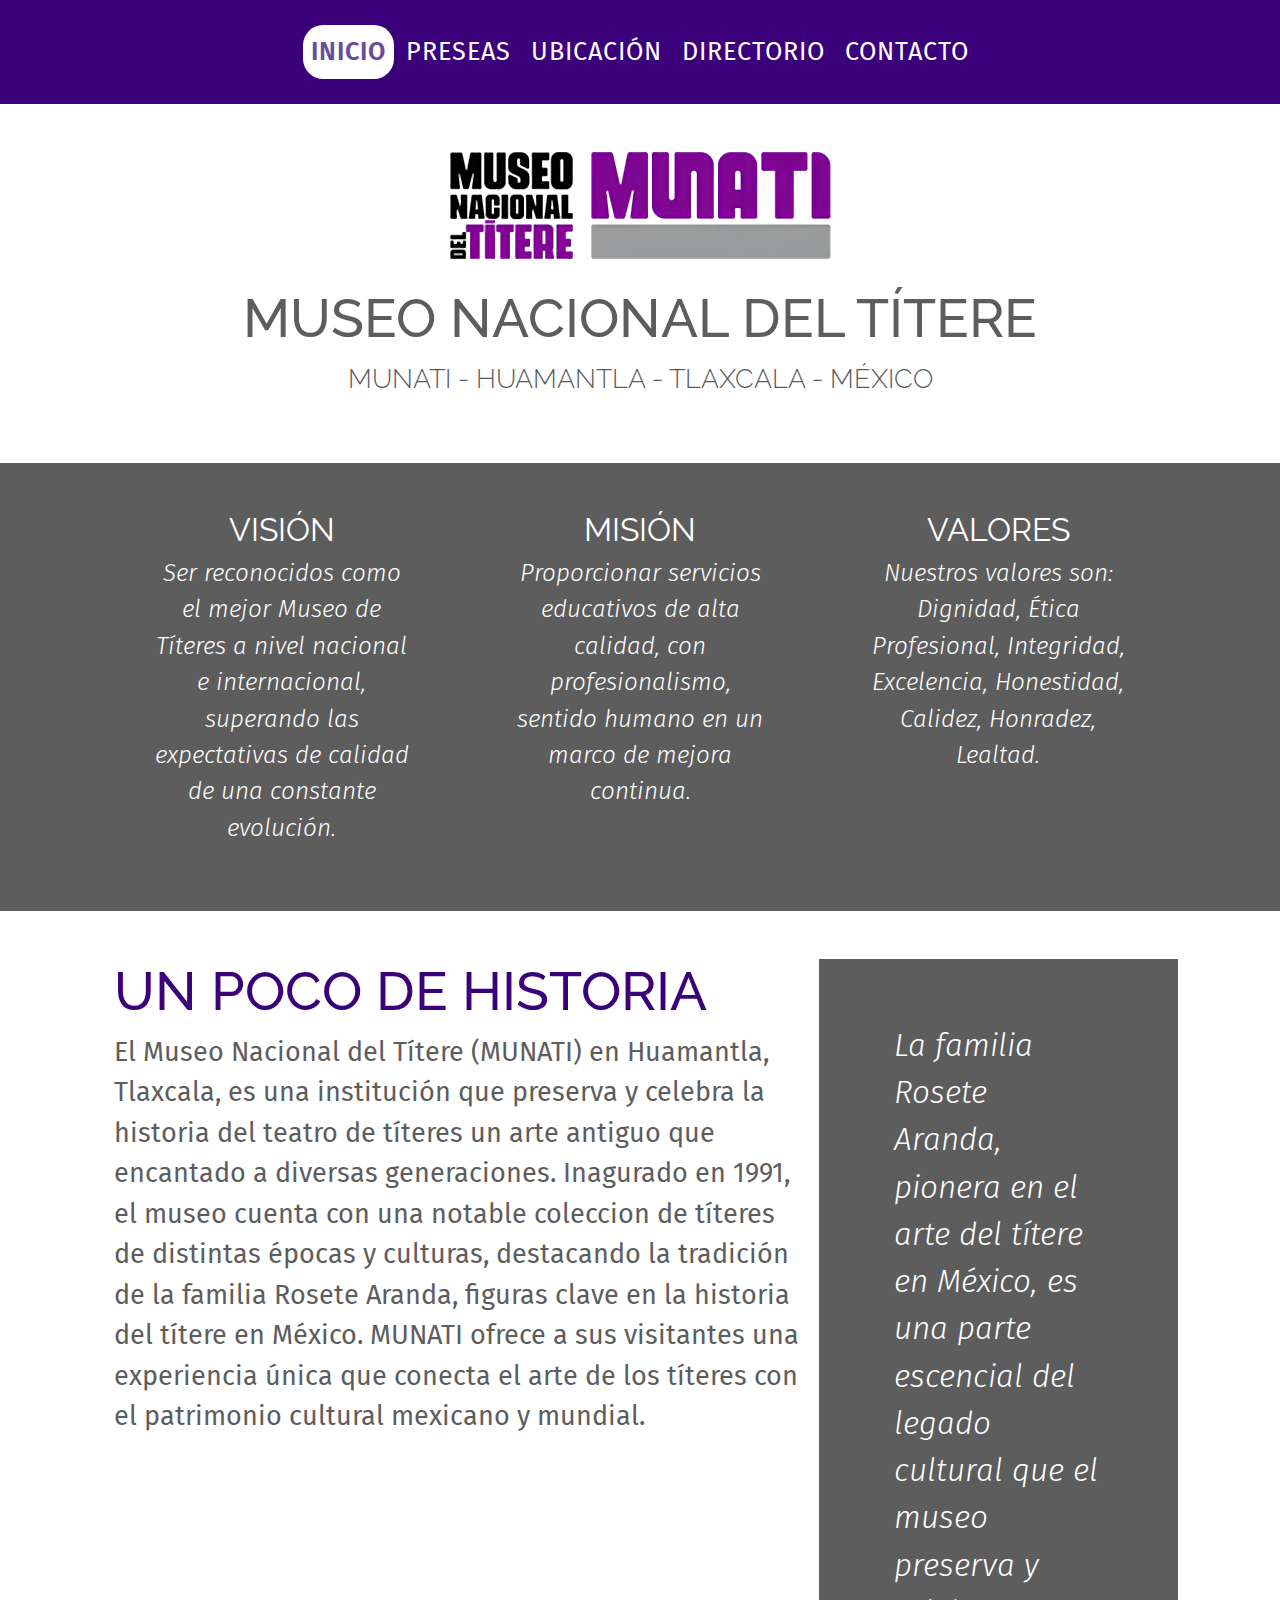
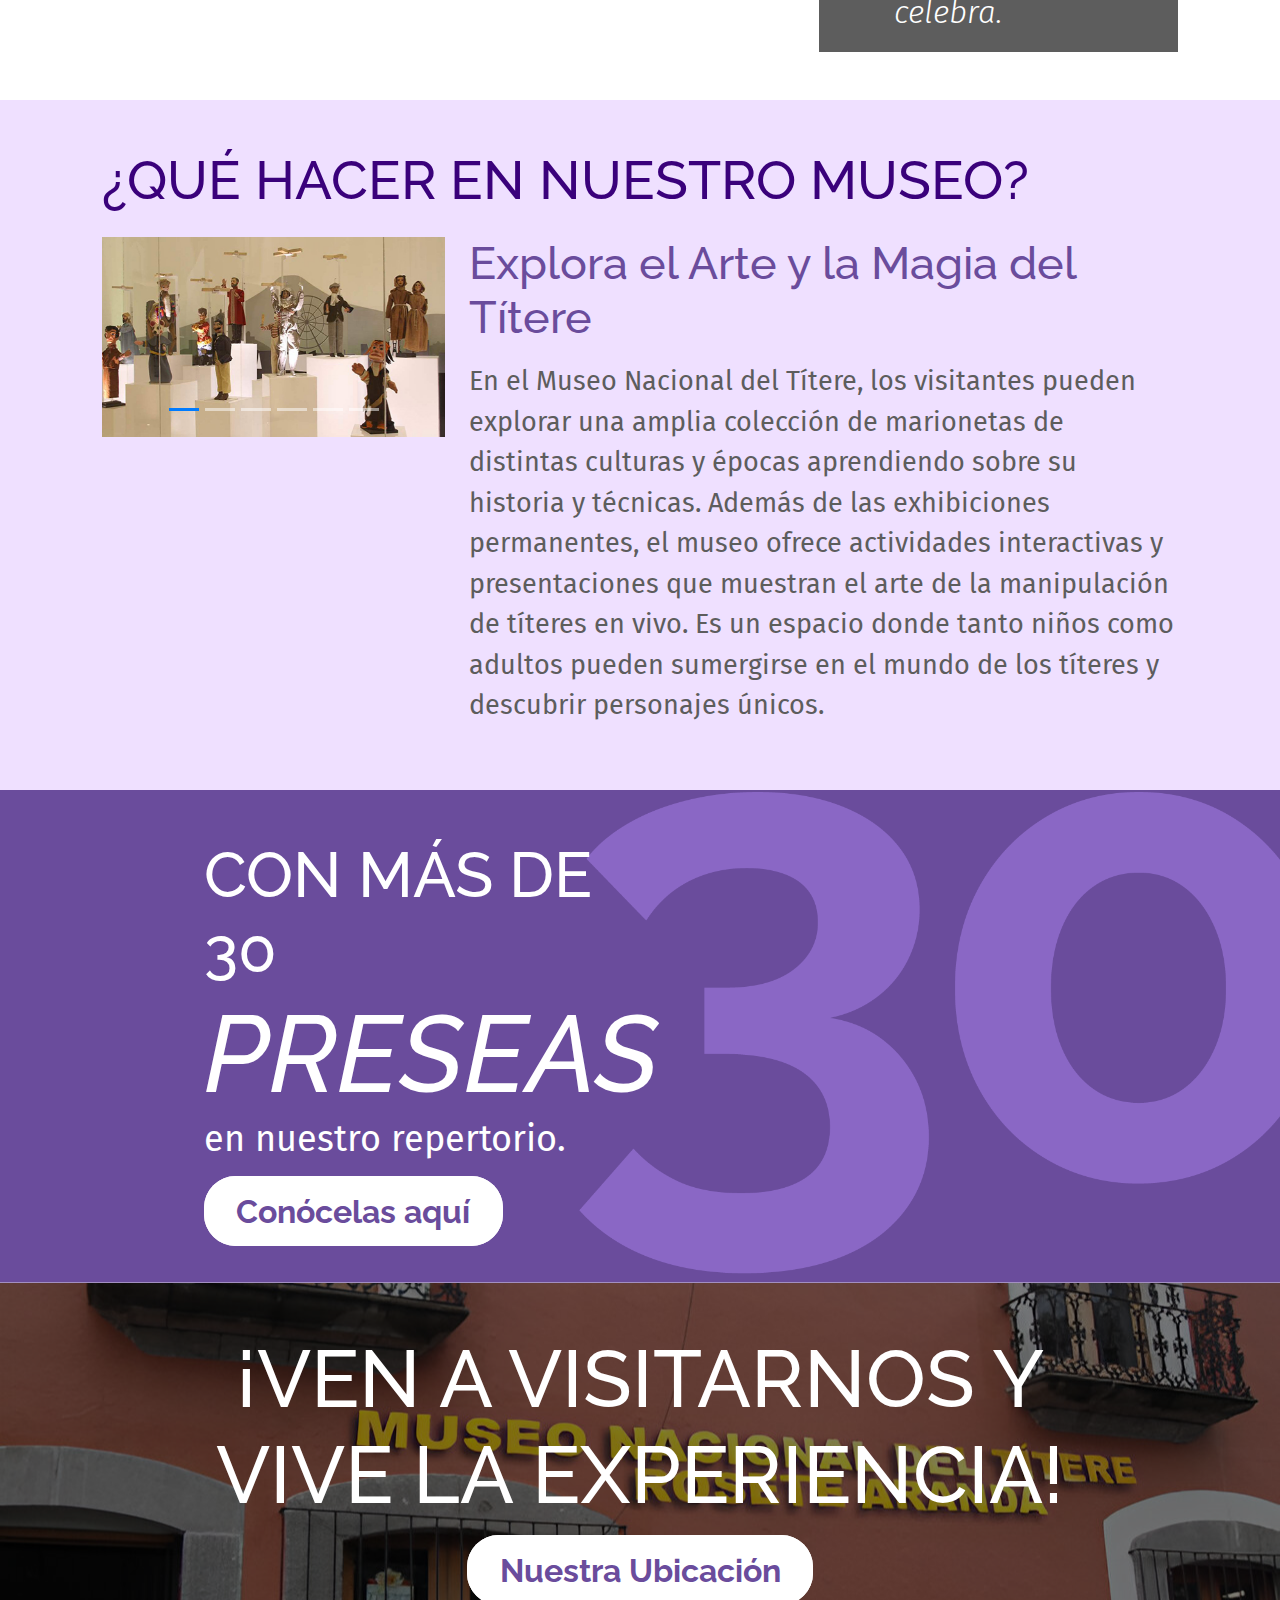
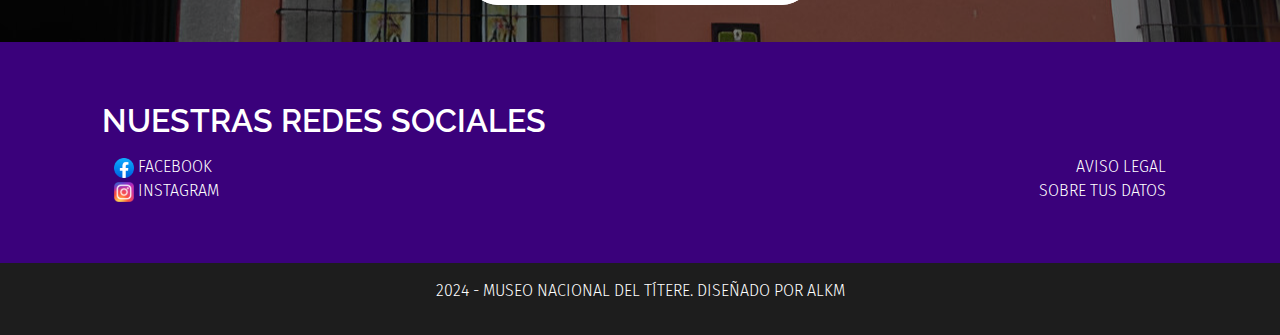
<file: index.html>
<!DOCTYPE html>
<html lang="es">
<head>
    <meta charset="utf-8">
    <meta name="viewport" content="width=device-width, initial-scale=1">
    <title>MUNATI: Museo del Títere</title>
    <!-- Bootstrap CSS -->
    <link href="https://cdn.jsdelivr.net/npm/bootstrap@5.3.0-alpha1/dist/css/bootstrap.min.css" rel="stylesheet">
    <!-- FontAwesome para íconos -->
    <link href="https://cdnjs.cloudflare.com/ajax/libs/font-awesome/6.0.0-beta3/css/all.min.css" rel="stylesheet">
    <!-- Estilos personalizados -->
    <link rel="stylesheet" href="css/styles.css">
    <!-- Tipografía conectada -->
    <link rel="preconnect" href="https://fonts.googleapis.com">
    <link rel="preconnect" href="https://fonts.gstatic.com" crossorigin>
    <link href="https://fonts.googleapis.com/css2?family=Fira+Sans:ital,wght@0,100;0,200;0,300;0,400;0,500;0,600;0,700;0,800;0,900;1,100;1,200;1,300;1,400;1,500;1,600;1,700;1,800;1,900&family=Raleway:ital,wght@0,100..900;1,100..900&display=swap" rel="stylesheet">
    <!-- Biblioteca con animaciones -->
    <link
    rel="stylesheet" href="https://cdnjs.cloudflare.com/ajax/libs/animate.css/4.1.1/animate.min.css"/>
  </head>
  <body>
    <!-- Navbar -->
    <nav class="navbar navbar-expand-lg navbar-custom" id="navbar">
        <div class="container-fluid">
            <button class="navbar-toggler" type="button" data-bs-toggle="collapse" data-bs-target="#navbarNav" aria-controls="navbarNav" aria-expanded="false" aria-label="Toggle navigation">
                <span class="navbar-toggler-icon"></span>
            </button>
            <div class="collapse navbar-collapse" id="navbarNav">
                <ul class="navbar-nav ms-auto">
                    <li class="nav-item">
                        <a class="nav-link active" href="#inicio">INICIO</a>
                    </li>
                    <li class="nav-item">
                        <a class="nav-link" href="html/preseas.html">PRESEAS</a>
                    </li>
                    <li class="nav-item">
                        <a class="nav-link" href="html/ubicacion.html">UBICACIÓN</a>
                    </li>
                    <li class="nav-item">
                        <a class="nav-link" href="html/directorio.html">DIRECTORIO</a>
                    </li>
                    <li class="nav-item">
                        <a class="nav-link" href="html/contacto.html">CONTACTO</a>
                    </li>
                </ul>
            </div>
        </div>
    </nav>

    <!-- Flecha para volver al inicio -->
    <div id="div-totop" class="cmn-divfloat">
    <a href="#" class="btn btn-primary cmn-btncircle">
        <i class="fa fa-arrow-up"></i>
    </a>
    </div>

    <!-- Header -->
    <div class="text-center py-5 header animate__animated animate__fadeInLeft">
        <!-- Imagen de logo centrada -->
        <img src="images/logomunati.png" alt="Logo del Museo" class="img-fluid"> 
        <!-- Texto debajo de la imagen -->
        <h1>MUSEO NACIONAL DEL TÍTERE</h1>
        <p class="text-muted">MUNATI - HUAMANTLA - TLAXCALA - MÉXICO</p>
    </div>
    
    <!-- Sección Valores -->
    <div id="valores" class="container-fluid animate__animated animate__fadeInLeft">
        <div class="row comun">
            <!-- Partes centrales (3 partes iguales) -->
            <div class="col-12 col-lg-4 text-center">
                <div class="textov">
                <h2>VISIÓN</h2>
                <p>Ser reconocidos como el mejor Museo de Títeres a nivel nacional e internacional, superando las expectativas de calidad de una constante evolución.</p>
                </div>
            </div>
            <div class="col-12 col-lg-4 text-center">
                <div class="textov">
                <h2>MISIÓN</h2>
                <p>Proporcionar servicios educativos de alta calidad, con profesionalismo, sentido humano en un marco de mejora continua.</p>
                </div>
            </div>
            <div class="col-12 col-lg-4 text-center">
                <div class="textov">
                <h2>VALORES</h2>
                <p>Nuestros valores son: Dignidad, Ética Profesional, Integridad, Excelencia, Honestidad, Calidez, Honradez, Lealtad.</p>
                </div>
            </div>
        </div>
    </div>
    
    <!-- Sección Historia -->
    <div class="container-fluid historia">
        <div class="row comun">
            <!-- Parte del texto -->
            <div class="col-12 col-lg-8 par">
                <h2>UN POCO DE HISTORIA</h2>
                <p>El Museo Nacional del Títere (MUNATI) en Huamantla, Tlaxcala, es una institución que preserva y celebra la historia del teatro de títeres un arte antiguo que encantado a diversas generaciones.
                    Inagurado en 1991, el museo cuenta con una notable coleccion de títeres de distintas épocas y culturas, destacando la tradición de la familia Rosete Aranda, figuras clave en la historia del
                    títere en México. MUNATI ofrece a sus visitantes una experiencia única que conecta el arte de los títeres con el patrimonio cultural mexicano y mundial.
                </p>
            </div>
            <!-- Frase -->
            <div class="col-12 col-lg-4 frase">
                <div>
                <p>La familia Rosete Aranda, pionera en el arte del títere en México, es una parte escencial del legado cultural que el museo preserva y celebra.</p>
                </div>
            </div>
        </div>
    </div>

<!-- Sección Actividades -->
    <div class="container-fluid museo par">
    <!-- Título grande -->
    <div class="comun">
    <h2 class="mb-4">¿QUÉ HACER EN NUESTRO MUSEO?</h2>
    <div class="row">
        <!-- Carrusel -->
        <div class="col-12 col-lg-4">
            <div id="carouselExample" class="carousel slide" data-bs-ride="carousel" data-bs-interval="3000">
                <!-- Indicadores (puntos) del carrusel -->
                <div class="carousel-indicators">
                    <button type="button" data-bs-target="#carouselExample" data-bs-slide-to="0" class="active" aria-current="true" aria-label="Slide 1"></button>
                    <button type="button" data-bs-target="#carouselExample" data-bs-slide-to="1" aria-label="Slide 2"></button>
                    <button type="button" data-bs-target="#carouselExample" data-bs-slide-to="2" aria-label="Slide 3"></button>
                    <button type="button" data-bs-target="#carouselExample" data-bs-slide-to="3" aria-label="Slide 4"></button>
                    <button type="button" data-bs-target="#carouselExample" data-bs-slide-to="4" aria-label="Slide 5"></button>
                    <button type="button" data-bs-target="#carouselExample" data-bs-slide-to="5" aria-label="Slide 6"></button>
                </div>
                <!-- Imágenes del carrusel -->
                <div class="carousel-inner">
                    <div class="carousel-item active">
                        <img src="images/caru1.jpg" class="d-block w-100" alt="Imagen 1">
                    </div>
                    <div class="carousel-item">
                        <img src="images/caru2.jpg" class="d-block w-100" alt="Imagen 1">
                    </div>
                    <div class="carousel-item">
                        <img src="images/caru3.jpg" class="d-block w-100" alt="Imagen 1">
                    </div>
                    <div class="carousel-item">
                        <img src="images/caru4.jpg" class="d-block w-100" alt="Imagen 1">
                    </div>
                    <div class="carousel-item">
                        <img src="images/caru5.jpg" class="d-block w-100" alt="Imagen 1">
                    </div>
                    <div class="carousel-item">
                        <img src="images/caru6.jpg" class="d-block w-100" alt="Imagen 1">
                    </div>  
                </div>
            </div><br>
        </div>
        <!-- Parte grande con título mediano y párrafo -->
        <div class="col-12 col-lg-8">
            <h3 class="mb-3">Explora el Arte y la Magia del Títere</h3>
            <p>En el Museo Nacional del Títere, los visitantes pueden explorar una amplia
                colección de marionetas de distintas culturas y épocas aprendiendo sobre su
                historia y técnicas. Además de las exhibiciones permanentes, el museo ofrece 
                actividades interactivas y presentaciones que muestran el arte de la manipulación
                de títeres en vivo. Es un espacio donde tanto niños como adultos pueden sumergirse
                en el mundo de los títeres y descubrir personajes únicos.       
            </p>
        </div>
    </div>
</div>
</div>
       
<!-- Parte Preseas -->
<div class="container-fluid preseas">
    <div class="row comun">
        <!-- Parte pequeña izquierda (col-1) -->
        <div class="col-lg-1"></div>
        <!-- Parte grande central (col-5) -->
        <div class="col-lg-5">
            <h1>CON MÁS DE 30</h1>
            <h2>PRESEAS</h2>
            <h3>en nuestro repertorio.</h3>
            <a href="html/preseas.html" class="vinc">Conócelas aquí</a>
        </div>
    </div>
</div>

<!-- Sección Visita -->
<div class="container-fluid visita">
    <div>
        <h1 class="display-1">¡VEN A VISITARNOS Y VIVE LA EXPERIENCIA!</h1>
        <a href="html/ubicacion.html" class="vinc">Nuestra Ubicación</a>
    </div>
</div>
<!-- Sección Redes Sociales -->
<div class="container-fluid rr">
    <h2>NUESTRAS REDES SOCIALES</h2>
    <div class="row comun">
        <div class="col-6">
            <a href="https://www.facebook.com/museonacionaldeltitere/?locale=es_LA" target="_blank">
    		<img src="images/fb.png" width="30" height="30" class="d-inline-block align-top" alt="">
			FACEBOOK
  		</a><br>
		<a href="https://www.instagram.com/munati_oficial/?hl=es" target="_blank">
    		<img src="images/insta.png" width="30" height="30" class="d-inline-block align-top" alt="">
			INSTAGRAM
  		</a>
        </div>
        <div class="col-2">
        </div>
        <div class="col-4">
            <a href="">AVISO LEGAL</a><br>
            <a href="">SOBRE TUS DATOS</a>
        </div>
    </div>
</div>
      <!-- Footer con fondo gris fuerte y texto centrado -->
      <footer>
        <p>2024 - MUSEO NACIONAL DEL TÍTERE. DISEÑADO POR ALKM
        </p>
      </footer>
    <!-- Script del scrolleable -->
    <script>
        (function() {
        //a partir de que punto del scroll vertical de la ventana mostrará el botón
        const ishow = 115
        const $divtop = document.getElementById("div-totop")
        window.addEventListener("scroll", function() {
        if(document.documentElement.scrollTop > ishow){
            $divtop.style.display = "inherit"
        }
        else {
            $divtop.style.display = "none"
        }
        })
        })()
    </script>     
    <!-- Bootstrap JS -->
    <script src="https://cdn.jsdelivr.net/npm/bootstrap@5.3.0-alpha1/dist/js/bootstrap.bundle.min.js"></script>
</body>
</html>
</file>
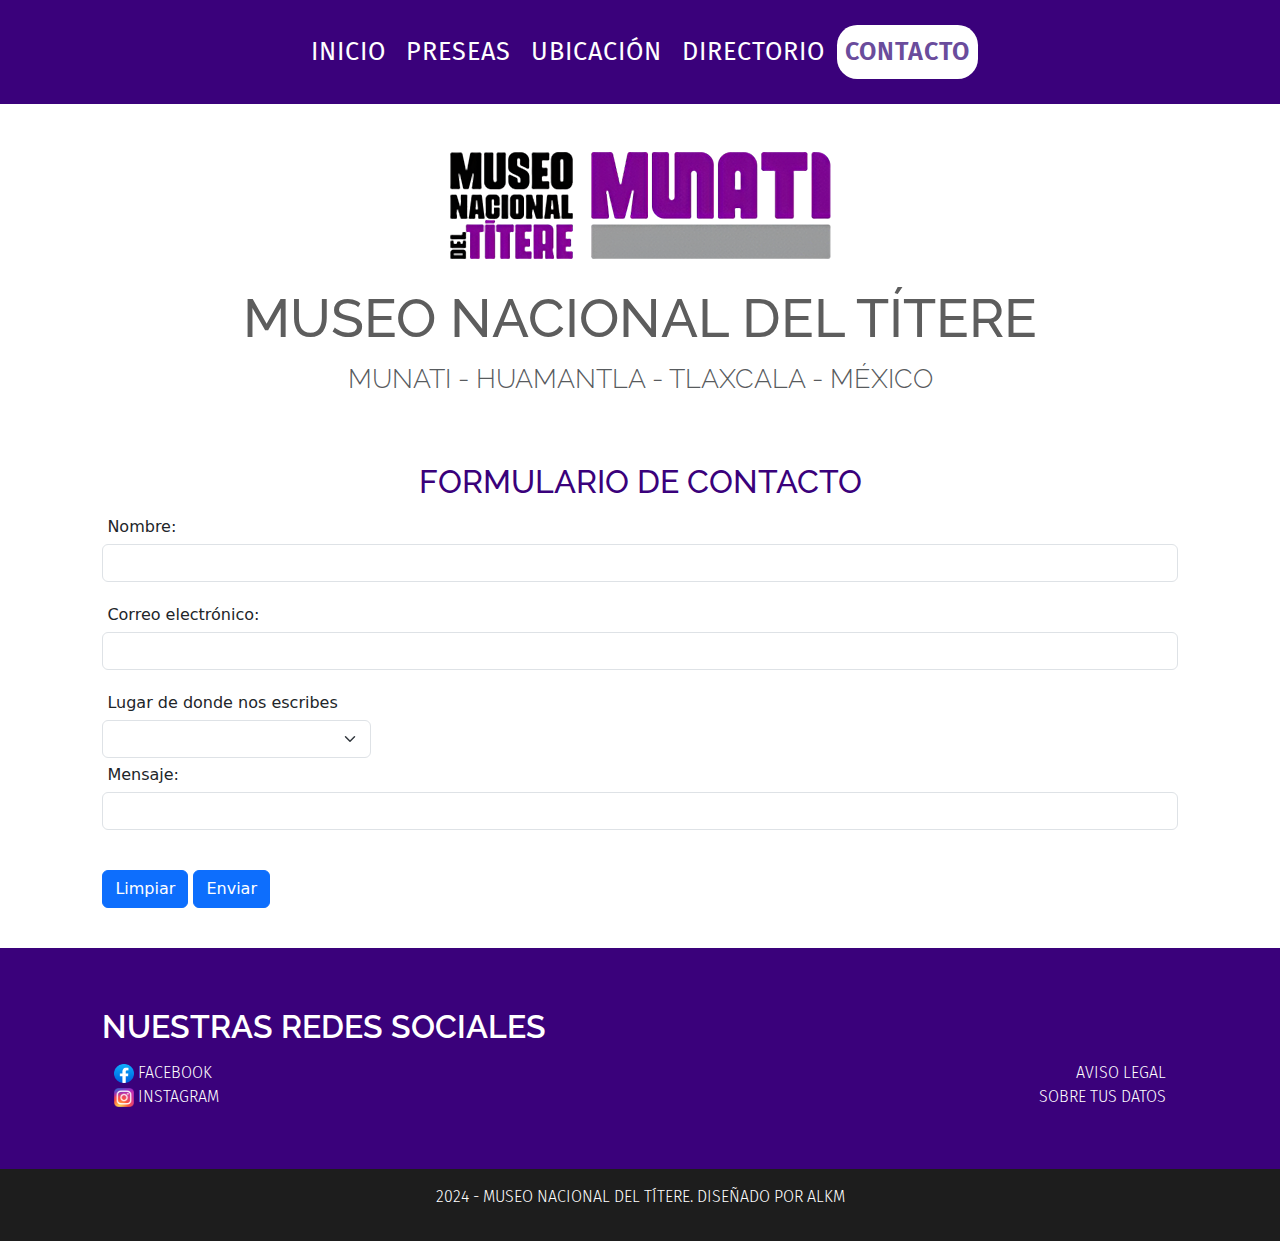
<file: html/contacto.html>
<!DOCTYPE html>
<html lang="en">
  <head>
      <meta charset="utf-8">
      <meta name="viewport" content="width=device-width, initial-scale=1">
      <title>MUNATI: Contacto</title>
      <!-- Bootstrap -->
      <link href="https://cdn.jsdelivr.net/npm/bootstrap@5.3.0-alpha1/dist/css/bootstrap.min.css" rel="stylesheet">
      <link rel="stylesheet" href="../css/formulario.css">
      <link rel="stylesheet" href="../css/styles.css">
      <link rel="stylesheet" href="../css/preseas.css">
      <link rel="preconnect" href="https://fonts.googleapis.com">
      <link rel="preconnect" href="https://fonts.gstatic.com" crossorigin>
      <!-- FontAwesome para íconos -->
    <link href="https://cdnjs.cloudflare.com/ajax/libs/font-awesome/6.0.0-beta3/css/all.min.css" rel="stylesheet">
      <link href="https://fonts.googleapis.com/css2?family=Fira+Sans:ital,wght@0,100;0,200;0,300;0,400;0,500;0,600;0,700;0,800;0,900;1,100;1,200;1,300;1,400;1,500;1,600;1,700;1,800;1,900&family=Raleway:ital,wght@0,100..900;1,100..900&display=swap" rel="stylesheet">
      <link
    rel="stylesheet" href="https://cdnjs.cloudflare.com/ajax/libs/animate.css/4.1.1/animate.min.css"/>
  </head>
    <body>
        <!-- Navbar -->
        <nav class="navbar navbar-expand-lg navbar-custom" id="navbar">
            <div class="container-fluid">
            <button class="navbar-toggler" type="button" data-bs-toggle="collapse" data-bs-target="#navbarNav" aria-controls="navbarNav" aria-expanded="false" aria-label="Toggle navigation">
                <span class="navbar-toggler-icon"></span>
            </button>
            <div class="collapse navbar-collapse" id="navbarNav">
                <ul class="navbar-nav ms-auto">
                    <li class="nav-item">
                        <a class="nav-link" href="../index.html">INICIO</a>
                    </li>
                    <li class="nav-item">
                        <a class="nav-link" href="preseas.html">PRESEAS</a>
                    </li>
                    <li class="nav-item">
                        <a class="nav-link" href="ubicacion.html">UBICACIÓN</a>
                    </li>
                    <li class="nav-item">
                        <a class="nav-link" href="directorio.html">DIRECTORIO</a>
                    </li>
                    <li class="nav-item">
                        <a class="nav-link active" href="#">CONTACTO</a>
                    </li>
                </ul>
            </div>
        </div>
    </nav>
       
        <!-- Botón para volver al inicio -->
        <div id="div-totop" class="cmn-divfloat">
            <a href="#" class="btn btn-primary cmn-btncircle">
            <i class="fa fa-arrow-up"></i>
            </a>
        </div>
        
        <!-- Header -->
        <div class="text-center py-5 header animate__animated animate__fadeInLeft">
            <img src="../images/logomunati.png" alt="Logo del Museo" class="img-fluid"> 
            <h1>MUSEO NACIONAL DEL TÍTERE</h1>
            <p class="text-muted">MUNATI - HUAMANTLA - TLAXCALA - MÉXICO</p>
        </div>
        
        <!-- Contenedor para el Toast -->
        <div class="position-fixed top-0 end-0 p-3" style="z-index: 11">
            <div id="festivalToast" class="toast align-items-center text-white border-0 animate__animated animate__bounceInRight" role="alert" aria-live="assertive" aria-atomic="true">
            <div class="d-flex">
            <div class="toast-body">
            Contáctanos para generar una reservación o planear un evento. Nos comunicaremos contigo lo más pronto posible.
            </div>
            <button type="button" class="btn-close btn-close-white me-2 m-auto" data-bs-dismiss="toast" aria-label="Close"></button>
            </div>
            </div>
        </div>

        <!-- Bootstrap JS y Popper -->
        <script>
        // Mostrar el Toast automáticamente después de  segundos
        document.addEventListener("DOMContentLoaded", function () {
        const toastElement = document.getElementById('festivalToast');
        const toast = new bootstrap.Toast(toastElement);
        setTimeout(() => {
        toast.show();
        }, 2000);
        });
        </script>
        
        <!-- Espacio para Header -->
        <!-- Espacio para Contenido de Preseas -->
        <section id="formulario">
            <h2>FORMULARIO DE CONTACTO</h2>
        </section>
            
        <section id="cajas">
        <form>
  <div class="mb-3">
    <label for="exampleInputEmail1" class="requeridos">Nombre:</label>
    <input type="text" class="form-control" id="nombre" aria-describedby="emailHelp">
    <div id="emailHelp" class="form-text"></div>
  </div>
<div class="mb-3">
    <label for="exampleInputEmail1" class="requeridos">Correo electrónico:</label>
    <input type="email" class="form-control" id="exampleInputEmail1" aria-describedby="emailHelp">
    <div id="emailHelp" class="form-text"></div>
  </div>
  <div class="col-md-3">
    <label for="validationDefault04" class="requeridos">Lugar de donde nos escribes</label>
    <select class="form-select" id="validationDefault04" required>
      <option selected disabled value=""></option>
        <option>GUERRERO</option>
        <option>HIDALGO</option>
        <option>JALISCO</option>
        <option>CIUDAD DE MÉXICO</option>
        <option>MORELOS</option>
        <option>NAYARIT</option>
        <option>NUEVO LEÓN</option>
        <option>OXACA</option>
        <option>PUEBLA</option>
        <option>QUERÉTARO</option>
        <option>QUINTANA ROO</option>
        <option>SAN LUIS POTOSÍ</option>
        <option>SINALOA</option>
        <option>SONORA</option>
        <option>TABASCO</option>
        <option>TAMAULIPAS</option>
        <option>TLAXCALA</option>
        <option>VERACRUZ</option>
        <option>YUCATÁN</option>
        <option>TAMAULIPAS</option>
        <option>ZACATECAS</option>
        </select>
            </div>          
<div class="mb-3">
    <label for="exampleInputEmail1" class="requeridos">Mensaje:</label>
    <input type="text" class="form-control" id="mensaje" aria-describedby="emailHelp">
    <div id="emailHelp" class="form-text"></div>
  </div>
  
        <br>
  <button type="reset" class="btn btn-primary">Limpiar</button>
  <button type="submit" class="btn btn-primary">Enviar</button>
</form>   
        </section>    

        
        <!-- Sección Redes Sociales -->
        <div class="container-fluid rr">
            <h2>NUESTRAS REDES SOCIALES</h2>
            <div class="row comun">
                <div class="col-6">
                    <a href="https://www.facebook.com/museonacionaldeltitere/?locale=es_LA" target="_blank">
    		          <img src="../images/fb.png" width="30" height="30" class="d-inline-block align-top" alt="">
			             FACEBOOK
  		            </a><br>
                    <a href="https://www.instagram.com/munati_oficial/?hl=es" target="_blank">
    		          <img src="../images/insta.png" width="30" height="30" class="d-inline-block align-top" alt="">
			             INSTAGRAM
                    </a>
                </div>
            <div class="col-2"></div>
            <div class="col-4">
                <a href="">AVISO LEGAL</a><br>
                <a href="">SOBRE TUS DATOS</a>
            </div>
        </div>
        </div>
<!-- Footer con fondo gris fuerte y texto centrado -->
        <footer>
            <p>2024 - MUSEO NACIONAL DEL TÍTERE. DISEÑADO POR ALKM
            </p>
        </footer>
        <script>
        (function() {
            //a partir de que punto del scroll vertical de la ventana mostrará el botón
            const ishow = 115
            const $divtop = document.getElementById("div-totop")
            window.addEventListener("scroll", function() {
            if(document.documentElement.scrollTop > ishow){
            $divtop.style.display = "inherit"
            }
            else {
            $divtop.style.display = "none"
            }
        })
        })()
    </script> 

        <!-- Bootstrap -->
        <script src="https://cdn.jsdelivr.net/npm/bootstrap@5.3.0-alpha1/dist/js/bootstrap.bundle.min.js"></script>
    </body>
</html>
</file>
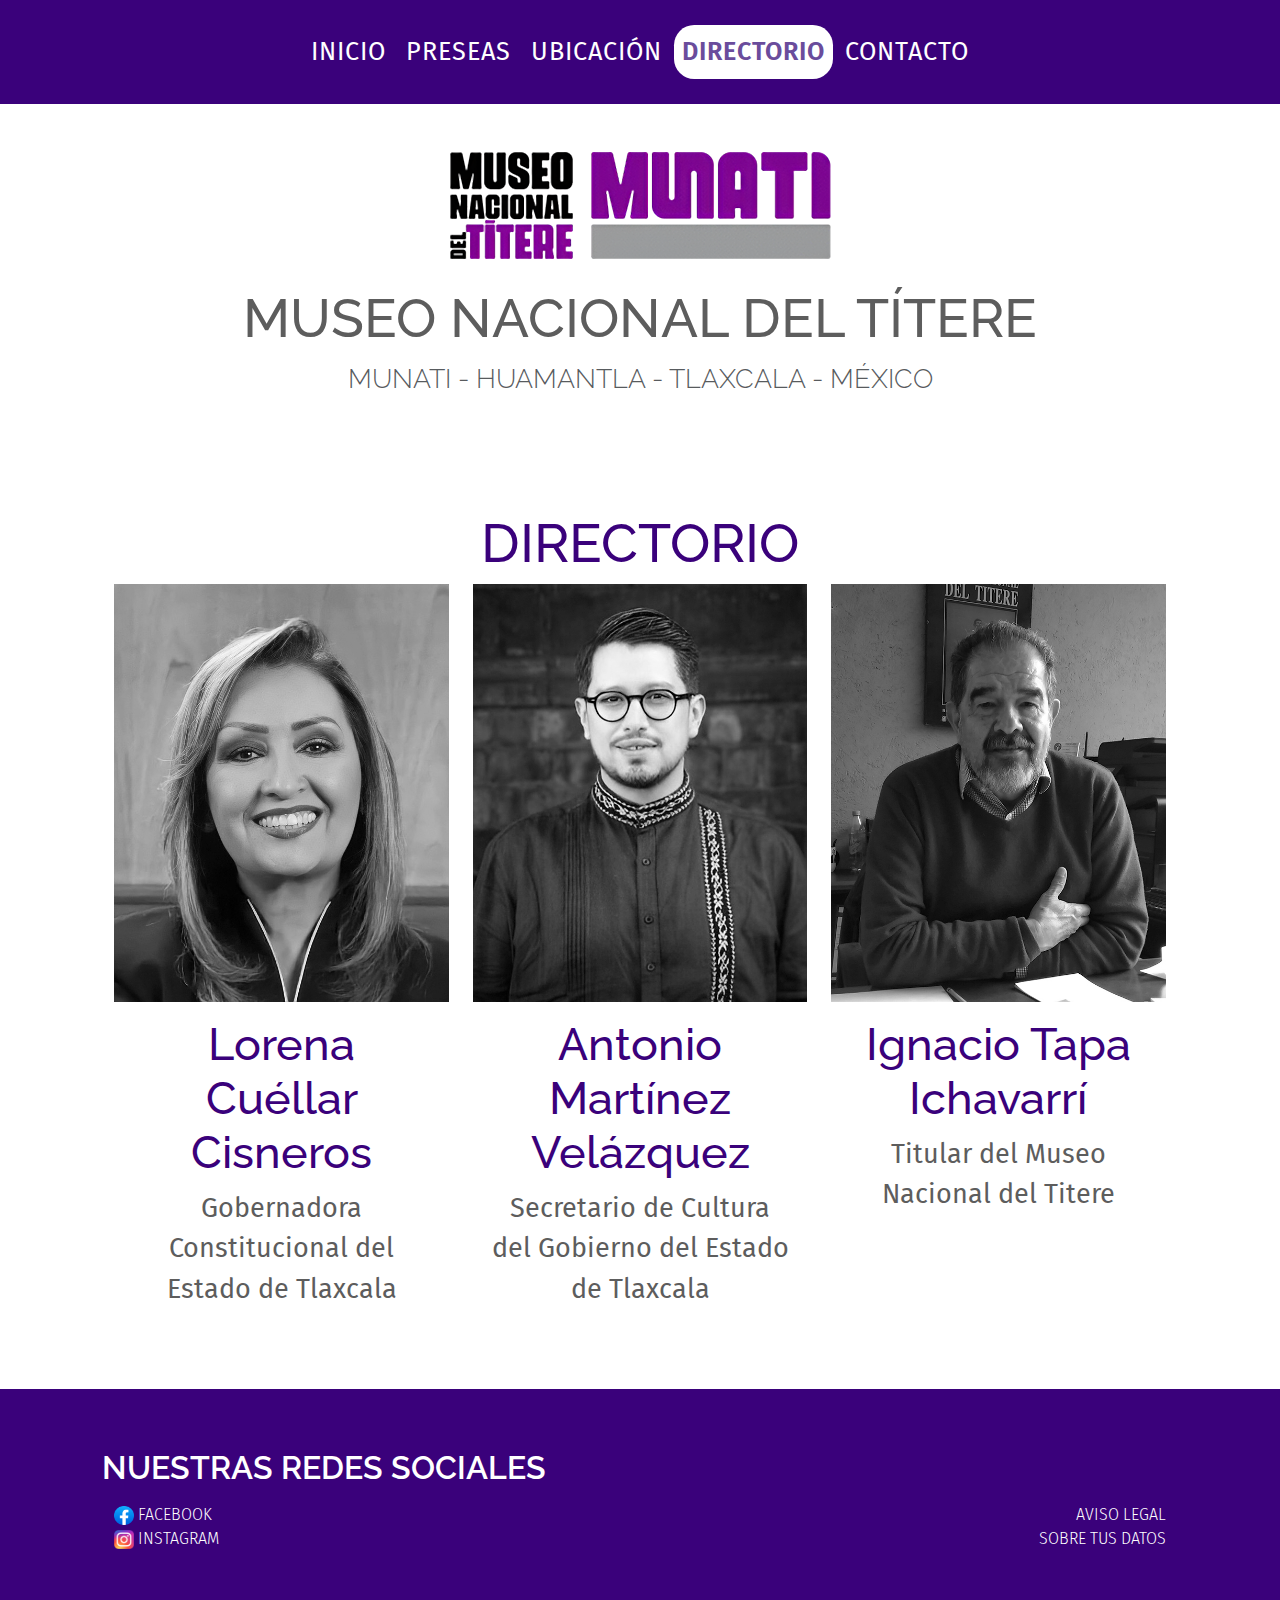
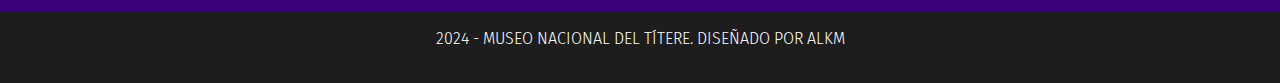
<file: html/directorio.html>
<html lang="es">
	
<head>
    <meta charset="utf-8">
    <meta name="viewport" content="width=device-width, initial-scale=1">
    <title>MUNATI: Museo del Títere</title>
    <!-- Bootstrap CSS -->
    <link href="https://cdn.jsdelivr.net/npm/bootstrap@5.3.0-alpha1/dist/css/bootstrap.min.css" rel="stylesheet">
    <!-- FontAwesome para íconos -->
    <link href="https://cdnjs.cloudflare.com/ajax/libs/font-awesome/6.0.0-beta3/css/all.min.css" rel="stylesheet">
    <!-- Estilos personalizados -->
      <link rel="stylesheet" href="../css/extra.css">
      <link rel="stylesheet" href="../css/styles.css">
    <link href="https://fonts.googleapis.com/css2?family=Fira+Sans:ital,wght@0,100;0,200;0,300;0,400;0,500;0,600;0,700;0,800;0,900;1,100;1,200;1,300;1,400;1,500;1,600;1,700;1,800;1,900&family=Raleway:ital,wght@0,100..900;1,100..900&display=swap" rel="stylesheet">
    <link
    rel="stylesheet" href="https://cdnjs.cloudflare.com/ajax/libs/animate.css/4.1.1/animate.min.css"/>
	<!-- Bootstrap -->
	
  </head>
  <body>
    <!-- Navbar -->
        <nav class="navbar navbar-expand-lg navbar-custom" id="navbar">
            <div class="container-fluid">
            <button class="navbar-toggler" type="button" data-bs-toggle="collapse" data-bs-target="#navbarNav" aria-controls="navbarNav" aria-expanded="false" aria-label="Toggle navigation">
                <span class="navbar-toggler-icon"></span>
            </button>
            <div class="collapse navbar-collapse" id="navbarNav">
                <ul class="navbar-nav ms-auto">
                    <li class="nav-item">
                        <a class="nav-link" href="../index.html">INICIO</a>
                    </li>
                    <li class="nav-item">
                        <a class="nav-link" href="preseas.html">PRESEAS</a>
                    </li>
                    <li class="nav-item">
                        <a class="nav-link" href="ubicacion.html">UBICACIÓN</a>
                    </li>
                    <li class="nav-item">
                        <a class="nav-link active" href="#">DIRECTORIO</a>
                    </li>
                    <li class="nav-item">
                        <a class="nav-link" href="contacto.html">CONTACTO</a>
                    </li>
                </ul>
            </div>
        </div>
    </nav>
    <!-- Flecha para volver al inicio -->
<div id="div-totop" class="cmn-divfloat">
  <a href="#" class="btn btn-primary cmn-btncircle">
      <i class="fa fa-arrow-up"></i>
  </a>
  </div>

    <!-- Header -->
    <div class="text-center py-5 header animate__animated animate__fadeInLeft">
        <!-- Imagen de logo centrada -->
        <img src="../images/logomunati.png" alt="Logo del Museo" class="img-fluid"> 
        <!-- Texto debajo de la imagen -->
        <h1>MUSEO NACIONAL DEL TÍTERE</h1>
        <p class="text-muted">MUNATI - HUAMANTLA - TLAXCALA - MÉXICO</p>
    </div>
    
    <!-- Sección directorio -->
    <div class="container-fluid historia">
	
        <div class="row comun">
			<h2 class="encontrar">DIRECTORIO</h2>
			        
		<div class="col-xl-4 col-md-4">
          <div class="card col-xl-12 col-md-12 cuadroborde"> <img class="img-fluid img_card" src="../images/direc1.jpg" alt="Card image cap">
            <div class="card-body">
              <h5 class="nombres">Lorena Cuéllar Cisneros</h5>
              <p class="textoencontrar">Gobernadora Constitucional del Estado de Tlaxcala </p>
</div>
          </div>
        </div>
        <div class="col-xl-4 col-md-4">
          <div class="card col-xl-12 col-md-12 cuadroborde"> <img class="img-fluid img_card" src="../images/direc2.jpg" alt="Card image cap">
            <div class="card-body">
              <h5 class="nombres">Antonio Martínez Velázquez</h5>
              <p class="textoencontrar">Secretario de Cultura del Gobierno del Estado de Tlaxcala</p>
</div>
          </div>
        </div>
        <div class="col-xl-4 col-md-4">
          <div class="card col-xl-12 col-md-12 cuadroborde"> <img class="img-fluid img_card" src="../images/direc3.jpg" alt="Card image cap">
            <div class="card-body">
              <h5 class="nombres">Ignacio Tapa Ichavarrí</h5>
              <p class="textoencontrar">Titular del Museo Nacional del Titere</p>
</div>
          </div>
</div>
        </div>
    </div>

        <!-- Sección Redes Sociales -->
        <div class="container-fluid rr">
            <h2>NUESTRAS REDES SOCIALES</h2>
            <div class="row comun">
                <div class="col-6">
                    <a href="https://www.facebook.com/museonacionaldeltitere/?locale=es_LA" target="_blank">
    		          <img src="../images/fb.png" width="30" height="30" class="d-inline-block align-top" alt="">
			             FACEBOOK
  		            </a><br>
                    <a href="https://www.instagram.com/munati_oficial/?hl=es" target="_blank">
    		          <img src="../images/insta.png" width="30" height="30" class="d-inline-block align-top" alt="">
			             INSTAGRAM
                    </a>
                </div>
            <div class="col-2"></div>
            <div class="col-4">
                <a href="">AVISO LEGAL</a><br>
                <a href="">SOBRE TUS DATOS</a>
            </div>
        </div>
        </div>
<!-- Footer con fondo gris fuerte y texto centrado -->
        <footer>
            <p>2024 - MUSEO NACIONAL DEL TÍTERE. DISEÑADO POR ALKM
            </p>
        </footer>
        <script>
        (function() {
            //a partir de que punto del scroll vertical de la ventana mostrará el botón
            const ishow = 115
            const $divtop = document.getElementById("div-totop")
            window.addEventListener("scroll", function() {
            if(document.documentElement.scrollTop > ishow){
            $divtop.style.display = "inherit"
            }
            else {
            $divtop.style.display = "none"
            }
        })
        })()
        </script>    
    <!-- Bootstrap JS -->
    <script src="https://cdn.jsdelivr.net/npm/bootstrap@5.3.0-alpha1/dist/js/bootstrap.bundle.min.js"></script>
</body>
</html>
</file>
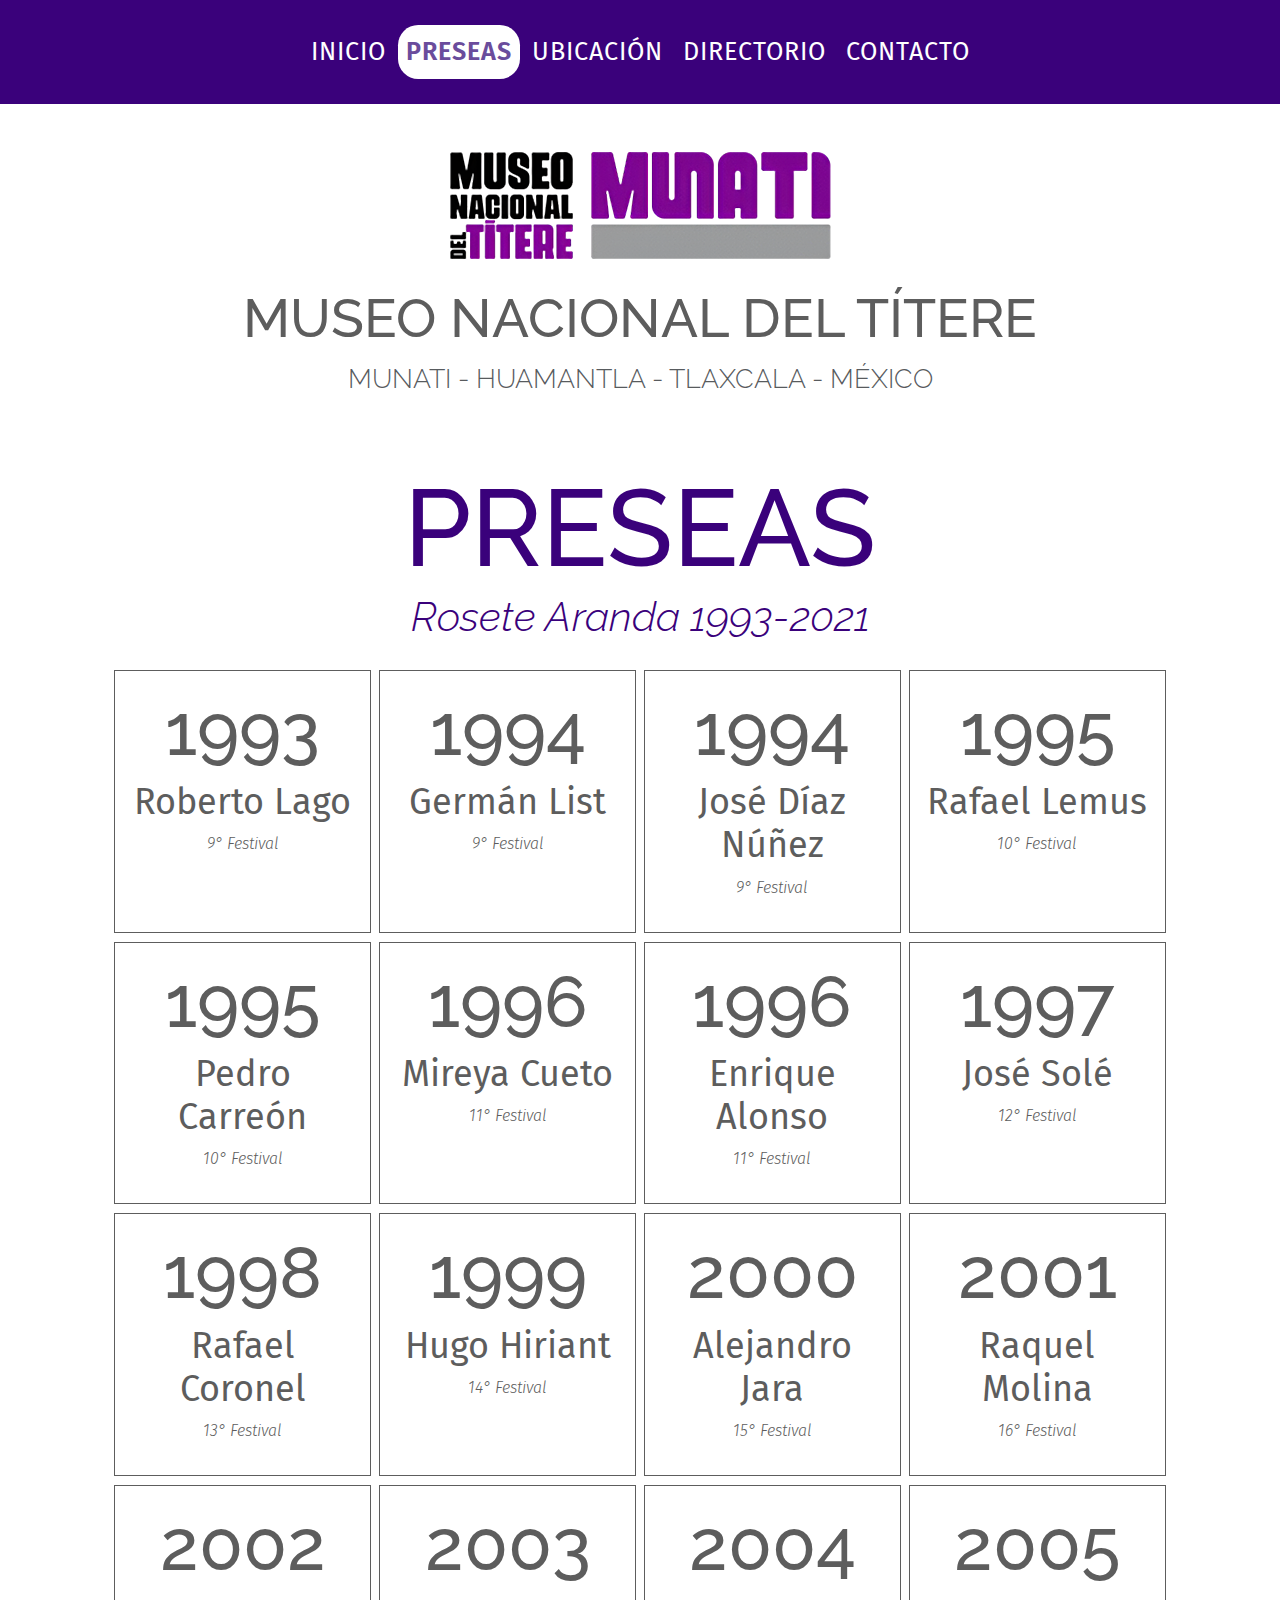
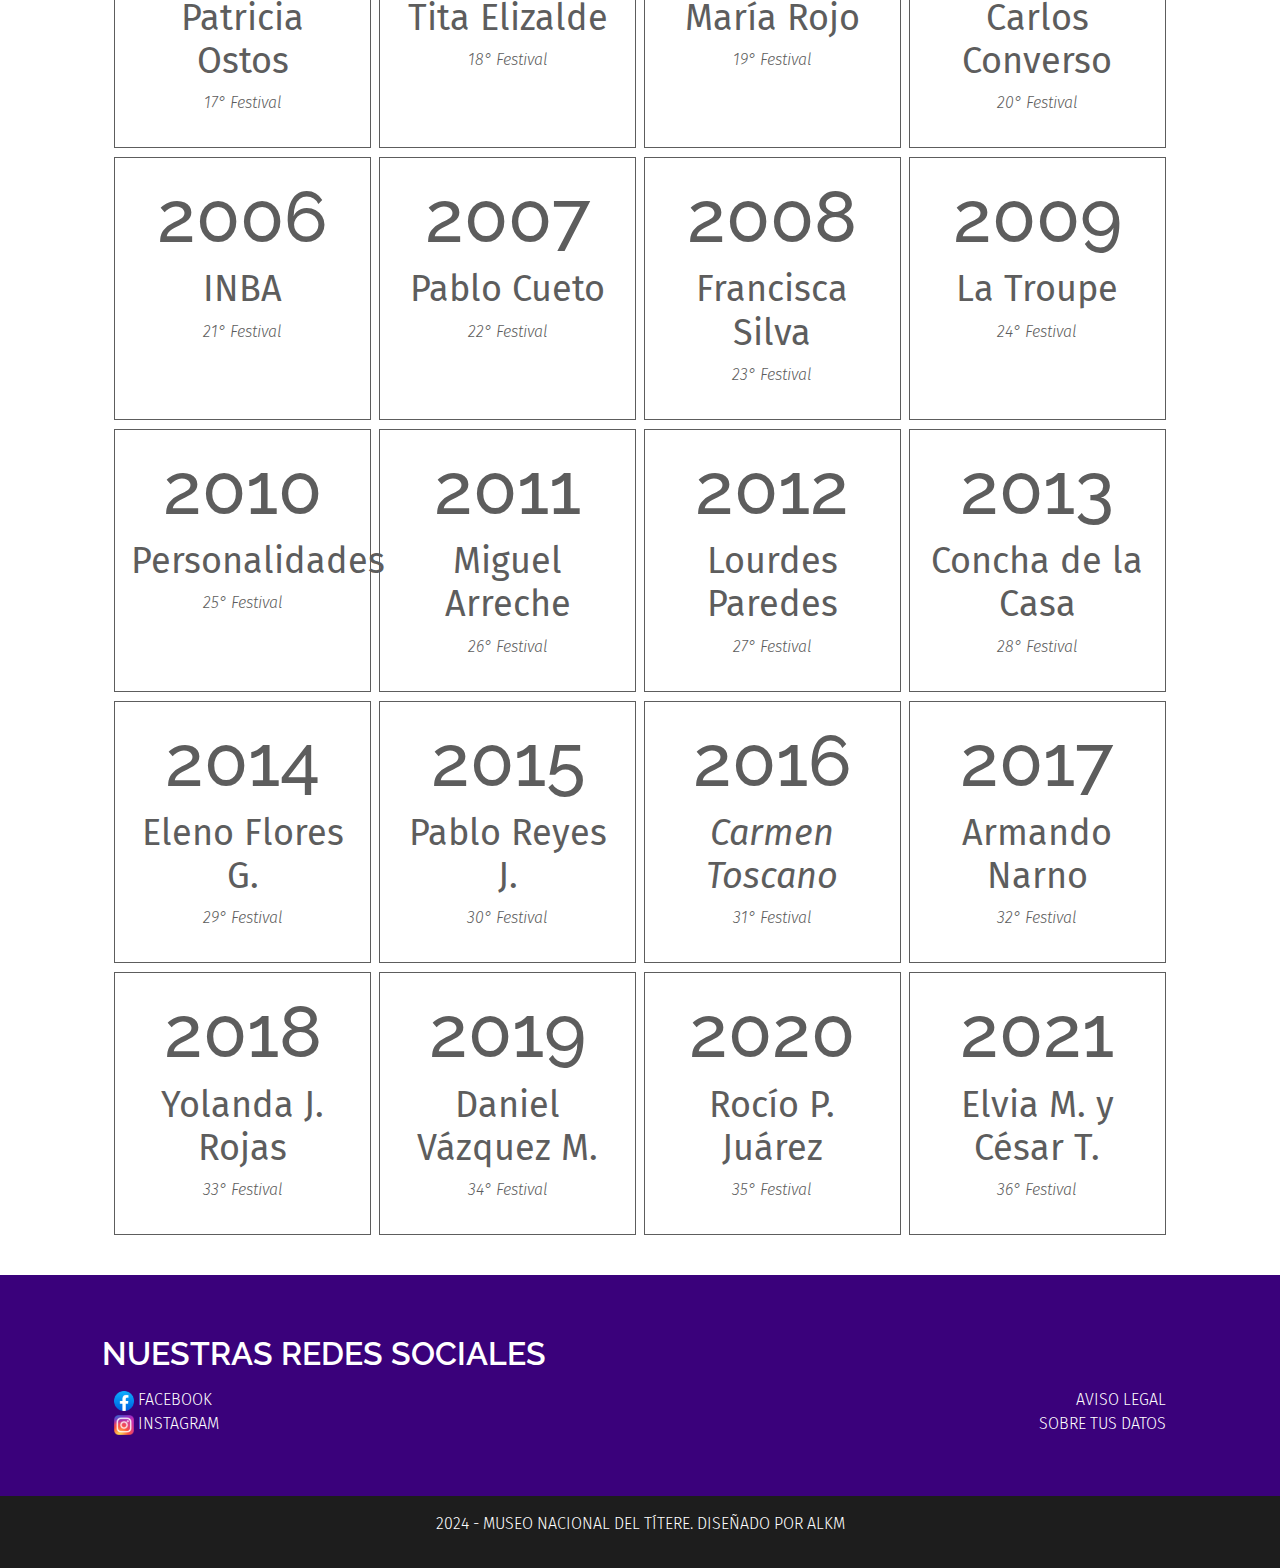
<file: html/preseas.html>
<!DOCTYPE html>
<html lang="en">
  <head>
      <meta charset="utf-8">
      <meta name="viewport" content="width=device-width, initial-scale=1">
      <title>MUNATI: Preseas</title>
      <!-- Bootstrap -->
      <link href="https://cdn.jsdelivr.net/npm/bootstrap@5.3.0-alpha1/dist/css/bootstrap.min.css" rel="stylesheet">
      <link href="../css/preseas.css" rel="stylesheet" type="text/css">
      <link rel="stylesheet" href="../css/styles.css">
      <link rel="preconnect" href="https://fonts.googleapis.com">
      <link rel="preconnect" href="https://fonts.gstatic.com" crossorigin>
      <link href="https://fonts.googleapis.com/css2?family=Fira+Sans:ital,wght@0,100;0,200;0,300;0,400;0,500;0,600;0,700;0,800;0,900;1,100;1,200;1,300;1,400;1,500;1,600;1,700;1,800;1,900&family=Raleway:ital,wght@0,100..900;1,100..900&display=swap" rel="stylesheet">
      <link
    rel="stylesheet" href="https://cdnjs.cloudflare.com/ajax/libs/animate.css/4.1.1/animate.min.css"/>
      <!-- FontAwesome para íconos -->
    <link href="https://cdnjs.cloudflare.com/ajax/libs/font-awesome/6.0.0-beta3/css/all.min.css" rel="stylesheet">
  </head>
    <body>
        <!-- Navbar -->
        <nav class="navbar navbar-expand-lg navbar-custom" id="navbar">
            <div class="container-fluid">
            <button class="navbar-toggler" type="button" data-bs-toggle="collapse" data-bs-target="#navbarNav" aria-controls="navbarNav" aria-expanded="false" aria-label="Toggle navigation">
                <span class="navbar-toggler-icon"></span>
            </button>
            <div class="collapse navbar-collapse" id="navbarNav">
                <ul class="navbar-nav ms-auto">
                    <li class="nav-item">
                        <a class="nav-link" href="../index.html">INICIO</a>
                    </li>
                    <li class="nav-item">
                        <a class="nav-link active" href="#">PRESEAS</a>
                    </li>
                    <li class="nav-item">
                        <a class="nav-link" href="ubicacion.html">UBICACIÓN</a>
                    </li>
                    <li class="nav-item">
                        <a class="nav-link" href="directorio.html">DIRECTORIO</a>
                    </li>
                    <li class="nav-item">
                        <a class="nav-link" href="contacto.html">CONTACTO</a>
                    </li>
                </ul>
            </div>
        </div>
    </nav>
       
        <!-- Botón para volver al inicio -->
        <div id="div-totop" class="cmn-divfloat">
            <a href="#" class="btn btn-primary cmn-btncircle">
            <i class="fa fa-arrow-up"></i>
            </a>
        </div>
        
        <!-- Header -->
        <div class="text-center py-5 header animate__animated animate__fadeInLeft">
            <img src="../images/logomunati.png" alt="Logo del Museo" class="img-fluid"> 
            <h1>MUSEO NACIONAL DEL TÍTERE</h1>
            <p class="text-muted">MUNATI - HUAMANTLA - TLAXCALA - MÉXICO</p>
        </div>
        
        <!-- Contenedor para el Toast -->
        <div class="position-fixed top-0 end-0 p-3" style="z-index: 11">
            <div id="festivalToast" class="toast align-items-center text-white border-0 animate__animated animate__bounceInRight" role="alert" aria-live="assertive" aria-atomic="true">
            <div class="d-flex">
            <div class="toast-body">
            ¡37° Festival próximamente en 2025!
            </div>
            <button type="button" class="btn-close btn-close-white me-2 m-auto" data-bs-dismiss="toast" aria-label="Close"></button>
            </div>
            </div>
        </div>

        <!-- Bootstrap JS y Popper -->
        <script>
        // Mostrar el Toast automáticamente después de  segundos
        document.addEventListener("DOMContentLoaded", function () {
        const toastElement = document.getElementById('festivalToast');
        const toast = new bootstrap.Toast(toastElement);
        setTimeout(() => {
        toast.show();
        }, 3000);
        });
        </script>
        
        <!-- Espacio para Contenido de Preseas -->
        <section id="preseas">
            <h2>PRESEAS</h2>
            <h3>Rosete Aranda 1993-2021</h3>
        <div class="container-fluid animate__animated animate__fadeInLeft">
            <!-- Fila 1 -->
            <div class="row text-center g-2">
                <div class="col-6 col-lg-3">
                    <a href="#" >
                    <div class="p-3 unidad h-100">
                        <h4>1993</h4>
                        <h5>Roberto Lago</h5>
                        <p>9° Festival</p>
                    </div>
                    </a>
                </div>
                <div class="col-6 col-lg-3">
                    <a href="#" >
                    <div class="p-3 unidad h-100">
                        <h4>1994</h4>
                        <h5>Germán List</h5>
                        <p>9° Festival</p>
                    </div>
                    </a>
                </div>
                <div class="col-6 col-lg-3">
                    <a href="#" >
                    <div class="p-3 unidad h-100">
                        <h4>1994</h4>
                        <h5>José Díaz Núñez</h5>
                        <p>9° Festival</p>
                    </div>
                    </a>
                </div>
                <div class="col-6 col-lg-3">
                    <a href="#" >
                    <div class="p-3 unidad h-100">
                        <h4>1995</h4>
                        <h5>Rafael Lemus</h5>
                        <p>10° Festival</p>
                    </div>
                    </a>
                </div>
            </div>
            <!-- Fila 2 -->
            <div class="row text-center g-2">
                <div class="col-6 col-lg-3">
                    <a href="#" >
                    <div class="p-3 unidad h-100">
                        <h4>1995</h4>
                        <h5>Pedro Carreón</h5>
                        <p>10° Festival</p>
                    </div>
                    </a>
                </div>
                <div class="col-6 col-lg-3">
                    <a href="#" >
                    <div class="p-3 unidad h-100">
                        <h4>1996</h4>
                        <h5>Mireya Cueto</h5>
                        <p>11° Festival</p>
                    </div>
                    </a>
                </div>
                <div class="col-6 col-lg-3">
                    <a href="#" >
                    <div class="p-3 unidad h-100">
                        <h4>1996</h4>
                        <h5>Enrique Alonso</h5>
                        <p>11° Festival</p>
                    </div>
                    </a>
                </div>
                <div class="col-6 col-lg-3">
                    <a href="#" >
                    <div class="p-3 unidad h-100">
                        <h4>1997</h4>
                        <h5>José Solé</h5>
                        <p>12° Festival</p>
                    </div>
                    </a>
                </div>
            </div>
            <!-- Fila 3 -->
            <div class="row text-center g-2">
                <div class="col-6 col-lg-3">
                    <a href="#" >
                    <div class="p-3 unidad h-100">
                        <h4>1998</h4>
                        <h5>Rafael Coronel</h5>
                        <p>13° Festival</p>
                    </div>
                    </a>
                </div>
                <div class="col-6 col-lg-3">
                    <a href="#" >
                    <div class="p-3 unidad h-100">
                        <h4>1999</h4>
                        <h5>Hugo Hiriant</h5>
                        <p>14° Festival</p>
                    </div>
                    </a>
                </div>
                <div class="col-6 col-lg-3">
                    <a href="#" >
                    <div class="p-3 unidad h-100">
                        <h4>2000</h4>
                        <h5>Alejandro Jara</h5>
                        <p>15° Festival</p>
                    </div>
                    </a>
                </div>
                <div class="col-6 col-lg-3">
                    <a href="#" >
                    <div class="p-3 unidad h-100">
                        <h4>2001</h4>
                        <h5>Raquel Molina</h5>
                        <p>16° Festival</p>
                    </div>
                    </a>
                </div>
            </div>
            <!-- Fila 4 -->
            <div class="row text-center g-2">
                <div class="col-6 col-lg-3">
                    <a href="#" >
                    <div class="p-3 unidad h-100">
                        <h4>2002</h4>
                        <h5>Patricia Ostos</h5>
                        <p>17° Festival</p>
                    </div>
                    </a>
                </div>
                <div class="col-6 col-lg-3">
                    <a href="#" >
                    <div class="p-3 unidad h-100">
                        <h4>2003</h4>
                        <h5>Tita Elizalde</h5>
                        <p>18° Festival</p>
                    </div>
                    </a>
                </div>
                <div class="col-6 col-lg-3">
                    <a href="#" >
                    <div class="p-3 unidad h-100">
                        <h4>2004</h4>
                        <h5>María Rojo</h5>
                        <p>19° Festival</p>
                    </div>
                    </a>
                </div>
                <div class="col-6 col-lg-3">
                    <a href="#" >
                    <div class="p-3 unidad h-100">
                        <h4>2005</h4>
                        <h5>Carlos Converso</h5>
                        <p>20° Festival</p>
                    </div>
                    </a>
                </div>
            </div>
            <!-- Fila 5 -->
            <div class="row text-center g-2">
                <div class="col-6 col-lg-3">
                    <a href="#" >
                    <div class="p-3 unidad h-100">
                        <h4>2006</h4>
                        <h5>INBA</h5>
                        <p>21° Festival</p>
                    </div>
                    </a>
                </div>
                <div class="col-6 col-lg-3">
                    <a href="#" >
                    <div class="p-3 unidad h-100">
                        <h4>2007</h4>
                        <h5>Pablo Cueto</h5>
                        <p>22° Festival</p>
                    </div>
                    </a>
                </div>
                <div class="col-6 col-lg-3">
                    <a href="#" >
                    <div class="p-3 unidad h-100">
                        <h4>2008</h4>
                        <h5>Francisca Silva</h5>
                        <p>23° Festival</p>
                    </div>
                    </a>
                </div>
                <div class="col-6 col-lg-3">
                    <a href="#" >
                    <div class="p-3 unidad h-100">
                        <h4>2009</h4>
                        <h5>La Troupe</h5>
                        <p>24° Festival</p>
                    </div>
                    </a>
                </div>
            </div>
            <!-- Fila 6 -->
            <div class="row text-center g-2">
                <div class="col-6 col-lg-3">
                    <a href="#" >
                    <div class="p-3 unidad h-100">
                        <h4>2010</h4>
                        <h5>Personalidades</h5>
                        <p>25° Festival</p>
                    </div>
                    </a>
                </div>
                <div class="col-6 col-lg-3">
                    <a href="#" >
                    <div class="p-3 unidad h-100">
                        <h4>2011</h4>
                        <h5>Miguel Arreche</h5>
                        <p>26° Festival</p>
                    </div>
                    </a>
                </div>
                <div class="col-6 col-lg-3">
                    <a href="#" >
                    <div class="p-3 unidad h-100">
                        <h4>2012</h4>
                        <h5>Lourdes Paredes</h5>
                        <p>27° Festival</p>
                    </div>
                    </a>
                </div>
                <div class="col-6 col-lg-3">
                    <a href="#" >
                    <div class="p-3 unidad h-100">
                        <h4>2013</h4>
                        <h5>Concha de la Casa</h5>
                        <p>28° Festival</p>
                    </div>
                    </a>
                </div>
            </div>
            <!-- Fila 7 -->
            <div class="row text-center g-2">
                <div class="col-6 col-lg-3">
                    <a href="#" >
                    <div class="p-3 unidad h-100">
                        <h4>2014</h4>
                        <h5>Eleno Flores G.</h5>
                        <p>29° Festival</p>
                    </div>
                    </a>
                </div>
                <div class="col-6 col-lg-3">
                    <a href="#" >
                    <div class="p-3 unidad h-100">
                        <h4>2015</h4>
                        <h5>Pablo Reyes J.</h5>
                        <p>30° Festival</p>
                    </div>
                    </a>
                </div>
                <div class="col-6 col-lg-3">
                    <a href="#" >
                    <div class="p-3 unidad h-100">
                        <h4>2016</h4>
                        <h5><i>Carmen Toscano</i></h5>
                        <p>31° Festival</p>
                    </div>
                    </a>
                </div>
                <div class="col-6 col-lg-3">
                    <a href="#" >
                    <div class="p-3 unidad h-100">
                        <h4>2017</h4>
                        <h5>Armando Narno</h5>
                        <p>32° Festival</p>
                    </div>
                    </a>
                </div>
            </div>
            <!-- Fila 8 -->
            <div class="row text-center g-2">
                <div class="col-6 col-lg-3">
                    <a href="#">
                    <div class="p-3 unidad h-100">
                        <h4>2018</h4>
                        <h5>Yolanda J. Rojas</h5>
                        <p>33° Festival</p>
                    </div>
                    </a>
                </div>
                <div class="col-6 col-lg-3">
                    <a href="#">
                    <div class="p-3 unidad h-100">
                        <h4>2019</h4>
                        <h5>Daniel Vázquez M.</h5>
                        <p>34° Festival</p>
                    </div>
                    </a>
                </div>
                <div class="col-6 col-lg-3">
                    <a href="#">
                    <div class="p-3 unidad h-100">
                        <h4>2020</h4>
                        <h5>Rocío P. Juárez</h5>
                        <p>35° Festival</p>
                    </div>
                    </a>
                </div>
                <div class="col-6 col-lg-3">
                    <a href="#">
                    <div class="p-3 unidad h-100">
                        <h4>2021</h4>
                        <h5>Elvia M. y César T.</h5>
                        <p>36° Festival</p>
                    </div>
                    </a>
                </div>
            </div>
        </div>
        </section>
        
        <!-- Sección Redes Sociales -->
        <div class="container-fluid rr">
            <h2>NUESTRAS REDES SOCIALES</h2>
            <div class="row comun">
                <div class="col-6">
                    <a href="https://www.facebook.com/museonacionaldeltitere/?locale=es_LA" target="_blank">
    		          <img src="../images/fb.png" width="30" height="30" class="d-inline-block align-top" alt="">
			             FACEBOOK
  		            </a><br>
                    <a href="https://www.instagram.com/munati_oficial/?hl=es" target="_blank">
    		          <img src="../images/insta.png" width="30" height="30" class="d-inline-block align-top" alt="">
			             INSTAGRAM
                    </a>
                </div>
            <div class="col-2"></div>
            <div class="col-4">
                <a href="">AVISO LEGAL</a><br>
                <a href="">SOBRE TUS DATOS</a>
            </div>
        </div>
        </div>
<!-- Footer con fondo gris fuerte y texto centrado -->
        <footer>
            <p>2024 - MUSEO NACIONAL DEL TÍTERE. DISEÑADO POR ALKM
            </p>
        </footer>
        <script>
        (function() {
            //a partir de que punto del scroll vertical de la ventana mostrará el botón
            const ishow = 115
            const $divtop = document.getElementById("div-totop")
            window.addEventListener("scroll", function() {
            if(document.documentElement.scrollTop > ishow){
            $divtop.style.display = "inherit"
            }
            else {
            $divtop.style.display = "none"
            }
        })
        })()
        </script> 

        <!-- Bootstrap -->
        <script src="https://cdn.jsdelivr.net/npm/bootstrap@5.3.0-alpha1/dist/js/bootstrap.bundle.min.js"></script>
    </body>
</html>
</file>
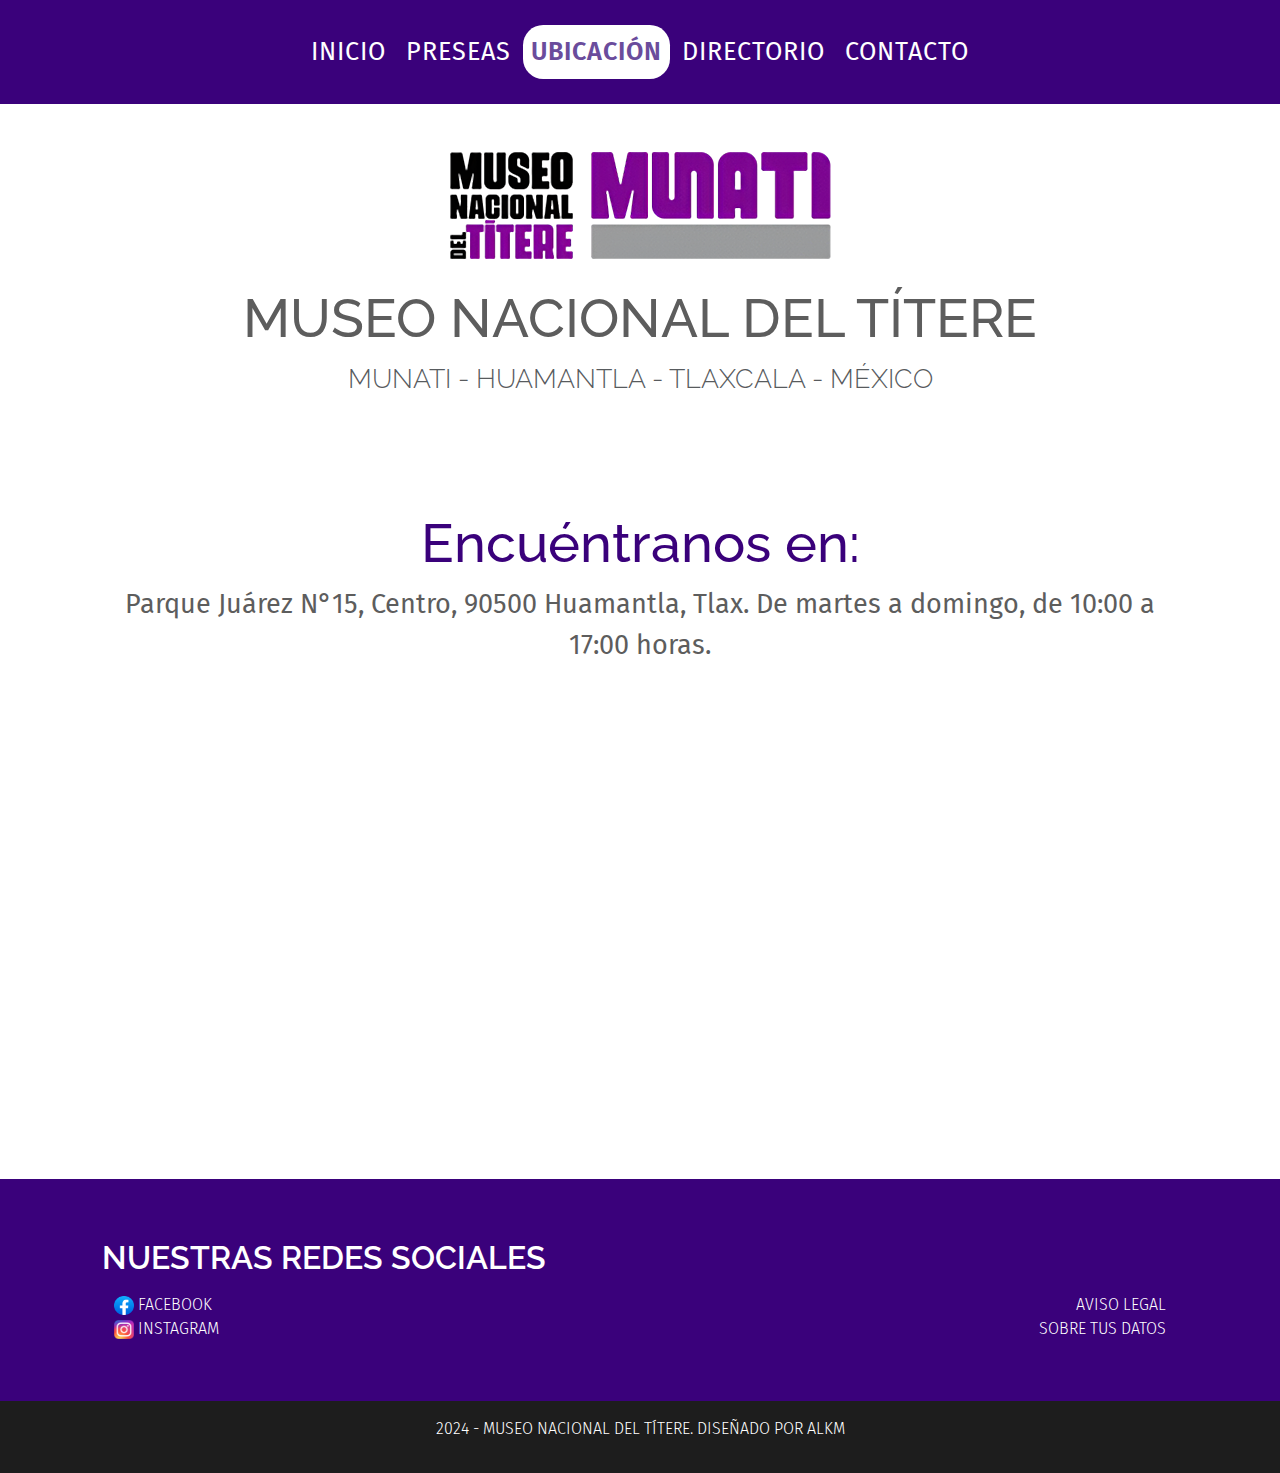
<file: html/ubicacion.html>
<html lang="es">
	
<head>
    <meta charset="utf-8">
    <meta name="viewport" content="width=device-width, initial-scale=1">
    <title>MUNATI: Museo del Títere</title>
    <!-- Bootstrap CSS -->
    <link href="https://cdn.jsdelivr.net/npm/bootstrap@5.3.0-alpha1/dist/css/bootstrap.min.css" rel="stylesheet">
    <!-- FontAwesome para íconos -->
    <link href="https://cdnjs.cloudflare.com/ajax/libs/font-awesome/6.0.0-beta3/css/all.min.css" rel="stylesheet">
    <!-- Estilos personalizados -->
    <link rel="stylesheet" href="../css/styles.css">
    <link rel="stylesheet" href="../css/extra.css">
    <link href="https://fonts.googleapis.com/css2?family=Fira+Sans:ital,wght@0,100;0,200;0,300;0,400;0,500;0,600;0,700;0,800;0,900;1,100;1,200;1,300;1,400;1,500;1,600;1,700;1,800;1,900&family=Raleway:ital,wght@0,100..900;1,100..900&display=swap" rel="stylesheet">
    <link
    rel="stylesheet" href="https://cdnjs.cloudflare.com/ajax/libs/animate.css/4.1.1/animate.min.css"/>
	<!-- Bootstrap -->
	
  </head>
  <body>
      
        <!-- Navbar -->
        <nav class="navbar navbar-expand-lg navbar-custom" id="navbar">
            <div class="container-fluid">
            <button class="navbar-toggler" type="button" data-bs-toggle="collapse" data-bs-target="#navbarNav" aria-controls="navbarNav" aria-expanded="false" aria-label="Toggle navigation">
                <span class="navbar-toggler-icon"></span>
            </button>
            <div class="collapse navbar-collapse" id="navbarNav">
                <ul class="navbar-nav ms-auto">
                    <li class="nav-item">
                        <a class="nav-link" href="../index.html">INICIO</a>
                    </li>
                    <li class="nav-item">
                        <a class="nav-link" href="preseas.html">PRESEAS</a>
                    </li>
                    <li class="nav-item">
                        <a class="nav-link active" href="#">UBICACIÓN</a>
                    </li>
                    <li class="nav-item">
                        <a class="nav-link" href="directorio.html">DIRECTORIO</a>
                    </li>
                    <li class="nav-item">
                        <a class="nav-link" href="contacto.html">CONTACTO</a>
                    </li>
                </ul>
            </div>
        </div>
    </nav>
      
    <!-- Flecha para volver al inicio -->
<div id="div-totop" class="cmn-divfloat">
  <a href="#" class="btn btn-primary cmn-btncircle">
      <i class="fa fa-arrow-up"></i>
  </a>
  </div>

    <!-- Header -->
    <div class="text-center py-5 header animate__animated animate__fadeInLeft">
        <!-- Imagen de logo centrada -->
        <img src="../images/logomunati.png" alt="Logo del Museo" class="img-fluid"> 
        <!-- Texto debajo de la imagen -->
        <h1>MUSEO NACIONAL DEL TÍTERE</h1>
        <p class="text-muted">MUNATI - HUAMANTLA - TLAXCALA - MÉXICO</p>
    </div>
    
    <!-- Sección Historia -->
    <div class="container-fluid historia">
        <div class="row comun">
                <h2 class="encontrar">Encuéntranos en:</h2>
                <p class="textoencontrar">Parque Juárez N°15, Centro, 90500 Huamantla, Tlax. De martes a domingo, de 10:00 a 17:00 horas.</p>
        </div>
           <iframe src="https://www.google.com/maps/embed?pb=!1m18!1m12!1m3!1d3765.2940948915216!2d-97.92595812542947!3d19.31304054448948!2m3!1f0!2f0!3f0!3m2!1i1024!2i768!4f13.1!3m3!1m2!1s0x85cffc8587ba470b%3A0xd58c097e2fd9b9ae!2sMuseo%20Nacional%20del%20T%C3%ADtere.!5e0!3m2!1ses-419!2smx!4v1732866801610!5m2!1ses-419!2smx" width="100%" height="450"  style="border:0;" allowfullscreen="" loading="lazy"></iframe>
          </div>

        <!-- Sección Redes Sociales -->
        <div class="container-fluid rr">
            <h2>NUESTRAS REDES SOCIALES</h2>
            <div class="row comun">
                <div class="col-6">
                    <a href="https://www.facebook.com/museonacionaldeltitere/?locale=es_LA" target="_blank">
    		          <img src="../images/fb.png" width="30" height="30" class="d-inline-block align-top" alt="">
			             FACEBOOK
  		            </a><br>
                    <a href="https://www.instagram.com/munati_oficial/?hl=es" target="_blank">
    		          <img src="../images/insta.png" width="30" height="30" class="d-inline-block align-top" alt="">
			             INSTAGRAM
                    </a>
                </div>
            <div class="col-2"></div>
            <div class="col-4">
                <a href="">AVISO LEGAL</a><br>
                <a href="">SOBRE TUS DATOS</a>
            </div>
        </div>
        </div>
<!-- Footer con fondo gris fuerte y texto centrado -->
        <footer>
            <p>2024 - MUSEO NACIONAL DEL TÍTERE. DISEÑADO POR ALKM
            </p>
        </footer>
        <script>
        (function() {
            //a partir de que punto del scroll vertical de la ventana mostrará el botón
            const ishow = 115
            const $divtop = document.getElementById("div-totop")
            window.addEventListener("scroll", function() {
            if(document.documentElement.scrollTop > ishow){
            $divtop.style.display = "inherit"
            }
            else {
            $divtop.style.display = "none"
            }
        })
        })()
        </script> 
      
    <!-- Bootstrap JS -->
    <script src="https://cdn.jsdelivr.net/npm/bootstrap@5.3.0-alpha1/dist/js/bootstrap.bundle.min.js"></script>
</body>
</html>
</file>
<file: css/styles.css>
body{
    display:grid;
}
/* ESTOS SON LOS ESTILOS DE TITULOS Y TEXTOS */
.par h2{
    font-family: "Raleway", sans-serif;
    font-size: 6vmin;
    color: #3A017B;
    font-weight: 500;
}
.par h3{
    font-family: "Raleway", sans-serif;
    font-size: 5vmin;
    color: #6a4c9c;
    font-weight: 500;
}
.par p{
    font-family: "Fira Sans", sans-serif;
    font-size: 3vmin;
    color: #5D5D5D; /* Texto gris para la ubicación */
    font-weight: 400;
}
/* ESTO ES PARA QUE QUEDE ESPACIADO EL CONTENIDO EN MEDIO */
.comun{
    margin: 0 8% 0 8%;
}

.historia, .museo, .preseas, .rr{
    padding: 3em 0 3em 0;
}

/* Estilo para el navbar */
.navbar-custom{
    color: white;
    font-family: "Fira Sans", sans-serif;
    font-weight: medium;
    font-size: 2.8vmin; /* Tamaño de la fuente del logo */
    background-color: #3A017B; /* Azul marino-morado */
    padding: 1em 0; /* Aumenta la altura del navbar */
}
.navbar-custom .navbar-nav {
    display: flex;
    justify-content: center; /* Centra los botones */
    width: 100%; /* Asegura que el navbar ocupe todo el ancho */
}
.navbar-custom .navbar-nav .nav-link {
    margin: 0 2px 0 2px;
    color: white; /* Texto blanco */
    transition: all 0.3s; /* Animación suave */
    border-radius: 0.8em; /* Puntas redondeadas para parecer óvalos */
    letter-spacing: 1px;    
}
/* Efecto hover */
.navbar-custom .navbar-nav .nav-link:hover {
    background-color: white;
    color: #6a4c9c; /* Texto morado */
}
/* Botón activo */
.navbar-custom .navbar-nav .nav-link.active {
    background-color: white;
    color: #6a4c9c; /* Texto morado cuando está activo */
    font-weight: 600;
}
/* Estilo para el botón navbar desplegable */
.navbar-toggler{
    background-color: white;
}

/* Estilo para el botón de Volver al Inicio */
.cmn-divfloat {
    position: fixed !important;
    bottom: 45px;
    right: 15px;
    display: none;
}
.cmn-btncircle {
    width: 3em !important;
    height: 2.4em !important;
    border: 2px solid gray;
    border-radius: 8px; /* Bordes redondeados para que se vea más suave */
    color: #3A017B;
    font-size: 1.2em;
    text-align: center;
    transition: all 0.3s ease;
    background-color: white;
}
.cmn-btncircle:hover {
    background-color: #3A017B; /* Fondo morado cuando pasa el mouse */
    color: white; /* Cambia la flecha a blanco */
}

/* ----- HEADER ----- */
/* Estilo para la imagen del logo */
 .header img{
    max-width: 80%; /* Tamaño de la imagen, puedes ajustarlo */
    height: auto;
}

/* Texto debajo de la imagen */
.header{
    font-family: "Raleway", sans-serif;
    text-align: center;
}
.header h1{
    font-size: 6vmin;
    color: #5D5D5D;
    margin-top: 0.5em;
    font-weight: 500;
}
.header p{
    font-size: 3vmin;
    color: #5D5D5D; /* Texto gris para la ubicación */
    font-weight: 300;
}

/* Ajuste de Valores */
#valores {
    background-color: #5D5D5D;
    color: white;
    padding: 3em 0 1em 0;
}
.textov{
    padding: 0 2.3em 0 2.3em;
}
#valores h2 {
    font-family: "Raleway", sans-serif;
    font-weight: 400;
    font-size: 2em;
    margin-bottom: 5px;
}
#valores p {
    font-size: 2.7vmin;
    font-style: italic;
    font-family: "Fira Sans", sans-serif;
    font-weight: 300;
    margin-bottom: 2em;
}
/* ---- Sección HISTORIA */
.frase{
    background-color: #5D5D5D; /* Fondo gris claro */
    color: white;
    font-family: "Fira Sans", sans-serif;
    font-size: 3.5vmin;
    font-weight: 300;
    font-style: italic;
}
.frase div{
    padding: 2em 2em 0 2em;
}

/* ----Sección Actividades----- */
.museo{
    background-color: #efe0ff;
}
/* Ajustar las imágenes del carrusel */
.carousel-inner img {
    height: 200px;
    width: 150px;
    object-fit: cover; /* Hace que las imágenes se adapten sin distorsionarse */
}
/* Estilo para los indicadores del carrusel (los puntos) */
.carousel-indicators button {
    background-color: #000;  /* Color de los puntos (negro) */
    border-color: transparent;  /* Sin bordes */
}
.carousel-indicators .active {
    background-color: #007bff;  /* Color del punto activo (azul) */
}

/* ----- HEADER ----- */
.preseas{
    background-image: url(../images/treinta.png);
    background-size: cover;
    background-position: center;
    color: white;
}

/* Título grande en la parte central */
.preseas h1 {
    font-family: "Raleway", sans-serif;
    font-size: 7vmin;
    color: white;
    font-weight: 500;
    margin-bottom: 0;
}

/* Subtítulo debajo del título */
.preseas h2 {
    font-family: "Raleway", sans-serif;
    font-size: 12vmin;
    color: white;
    font-weight: 500;
    font-style: italic;
    margin-bottom: 0;
}

.preseas h3{
    font-family: "Fira Sans", sans-serif;
    font-size: 4vmin;
    color: white;
    font-weight: 400;
    padding-bottom: 0.5em;
}

/* Estilo para el botón con fondo blanco y texto morado */
.vinc{
    text-decoration: none;
    background-color: white;
    color: #6a4c9c; /* Morado claro */
    font-family: "Raleway", sans-serif;
    padding: 0.5em 1em 0.5em 1em;
    font-size: 3.5vmin;
    border: 1px solid white;
    transition: background-color 0.3s, color 0.3s;
    font-weight: 700 ;
    border-radius: 1em;
}

.vinc:hover {
    background-color: #3A017B;
    color: white;
    border: 1px solid #3A017B;
}

/* ---Sección Visita--- */
/* Estilo para la franja con fondo de imagen */
.visita{
    position: relative;
    background-image: linear-gradient(rgba(0, 0, 0, 0.5), rgba(0, 0, 0, 0.5)), url('../images/ubif.jpeg');
    background-size: cover;
    background-position: center;
    color: white;
}
.visita div{
    padding: 3em 16% 3em 16%;
    text-align: center;
}
/* Estilo para el texto gigante en el centro */
.visita h1{
    font-family: "Raleway", sans-serif;
    font-size: 6vim; /* Tamaño de texto gigante */
    font-weight: 500;
    padding-bottom: 0.2em;
}

/* --Sección Redes Sociales */
.rr{
    background-color: #3A017B; /* Fondo morado */
    color: white;
    padding: 60px 0; /* Espaciado vertical */
}

/* Título en la parte central */
.rr h2{
    font-family: "Raleway", sans-serif;
    font-size: 4vim; 
    font-weight: 600;
    margin-bottom: 15px;
    padding-left: 8%;
}

/* Párrafo en la parte central */
.rr a{
    font-family: "Fira Sans", sans-serif;
    text-decoration: none;
    color: white;
    font-size: 2.5vim;
    font-weight: 300;
}

.rr a img{
    padding-top: 3px;
    width: 1.2em;
    height: auto;
}

.rr a:hover{
    color: white;
    font-size: 2vim;
    font-weight: 600;
}

.rr .col-4 {
    text-align: right;
}

/* Estilo para el footer */
footer{
    text-align: center;
    background-color: #1d1d1d; /* Gris fuerte */
    font-family: "Fira Sans", sans-serif;
    color: white;
    font-size: 1em;
    font-weight: 300;
}
footer p{
    padding: 1em;
}
/* Hacer que el navbar sea completamente responsive */
@media (max-width: 768px) {
    .navbar-custom .navbar-nav {
        text-align: center;
    }
}
</file>
<file: css/formulario.css>
/* ----- FORMULARIO DE CONTACTO ----- */
#formulario {
    text-align: center;
    font-family: "Raleway", sans-serif;
    font-size: 7vmin;
    color: #3A017B;
    font-weight: 1500;
    margin-bottom: 0;
}
#cajas {
    padding-left: 8%;
    padding-right: 8%;
    margin-bottom: 2.5em;

}
.requeridos {
    margin: 5px;
    
}

#limpiar{
    border border-radius: 20px;
}
</file>
<file: css/preseas.css>
#preseas{
    margin: 0 8% 2.5em 8%;
}

.unidad{
    border: 1.5px solid #5D5D5D;
    transition: all 0.4s ease-in-out;
}

.unidad:hover{
    background-color: #3A017B;
}

#preseas a{
    text-decoration: none;
    color: #5D5D5D;
}

#preseas a:hover{
    text-decoration: none;
    color: white;
}

#preseas h2{
    color: #3A017B;
    font-size: 12vmin;
    font-family: "Raleway", sans-serif;
    font-weight: 500;
    text-align: center;
    margin-bottom: 0;
}

#preseas h3{
    color: #3A017B;
    font-size: 4.5vmin;
    font-family: "Raleway", sans-serif;
    font-style: italic;
    font-weight: 300;
    text-align: center;
    margin-bottom: 0.5em;
}

.unidad h4{
    font-size: 8vmin;
    font-family: "Raleway", sans-serif;
    font-weight: 500;
}

.unidad h5{
    font-family: "Fira Sans", sans-serif;
    font-weight: 400;
    font-style: normal;
    font-size: 4vmin;
}

.unidad p{
    font-family: "Fira Sans", sans-serif;
    font-weight: 300;
    font-style: italic;
}

#preseas .row{
    margin-top: 1px;
}

.animate__animated.animate__fadeInLeft{
    --animate-duration: 1.5s;
}

.toast{
    background-color: #3A017B;
}
</file>
<file: css/extra.css>
/* Ubicación*/
.encontrar{
	text-align: center;
	font-family: "Raleway", sans-serif;
    font-size: 6vmin;
    color: #3A017B;
    font-weight: 500;
}
.textoencontrar {
	text-align: center;
	font-family: "Fira Sans", sans-serif;
    font-size: 3vmin;
    color: #5D5D5D;
    font-weight: 400;
}
.mapa {
    justify-content: center;
    display: inline-block;
    margin: 0 0;
    align-items: center;
    margin-left: auto;
    margin-right: auto;
    width: 80%;
    -webkit-box-sizing: border-box;
    -moz-box-sizing: border-box;
    box-sizing: border-box;
    top: auto;
}

/* Directorio*/
.nombres {
	text-align: center;
	font-family: "Raleway", sans-serif;
    font-size: 5vmin;
    color: #3A017B;
    font-weight: 500;
}
.cuadroborde {
	border-style:none;
}
.ubicontenedor {
	justify-content: center;
    margin: 0 0;
    align-items: center;
    margin-left: auto;
    margin-right: auto;
}
</file>
